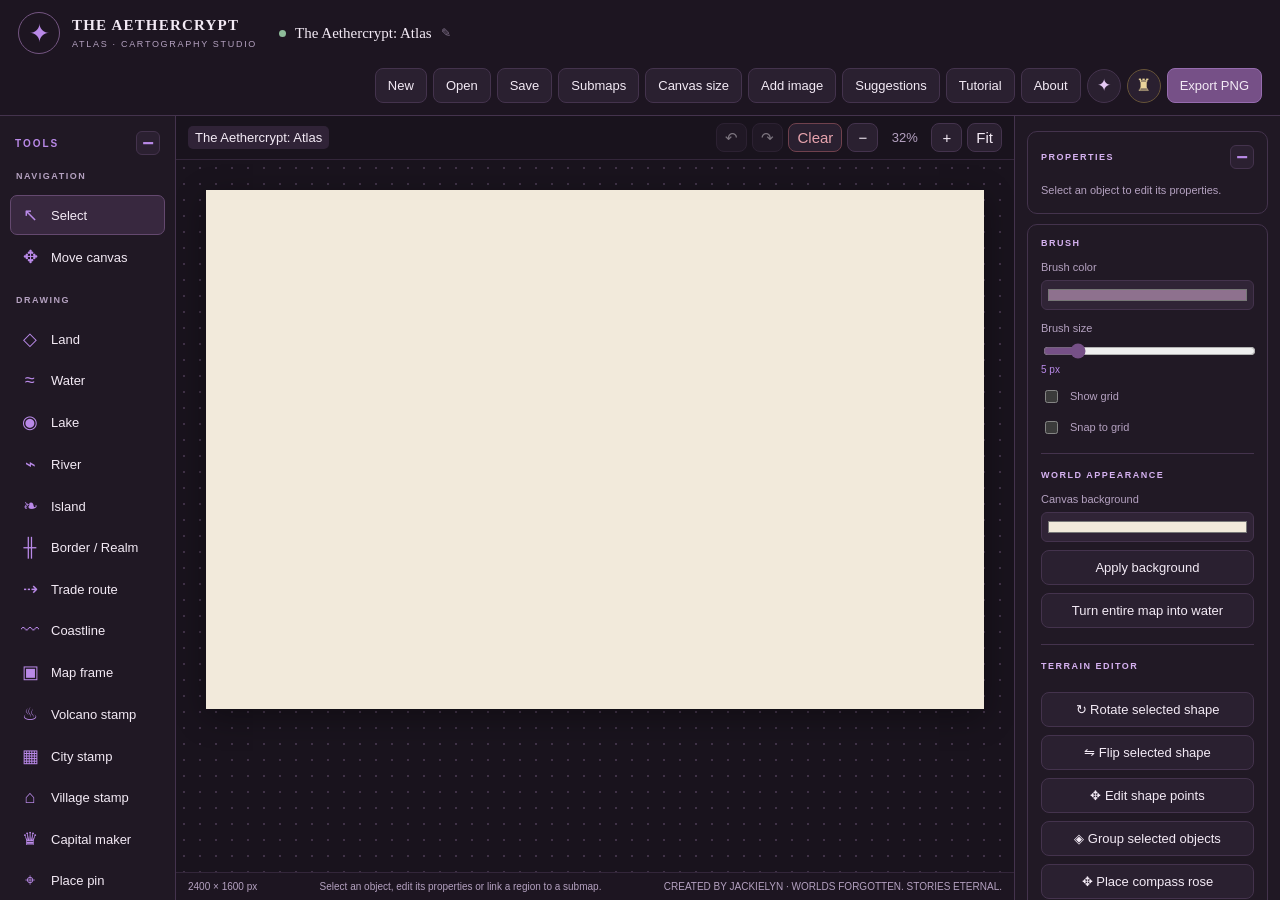
<file: index.html>
<!DOCTYPE html>
<html lang="en">
<head>
  <meta charset="UTF-8">
  <meta name="viewport" content="width=device-width, initial-scale=1, viewport-fit=cover">
  <meta name="theme-color" content="#17111b">
  <meta name="application-name" content="The Aethercrypt: Atlas">
  <meta name="author" content="Jackielyn">
  <meta name="description" content="The Aethercrypt: Atlas is a creative cartography studio by Jackielyn for drawing fantasy worlds, designing continents, kingdoms, borders, rivers and trade routes, organizing layers and exporting custom maps.">
  <meta name="keywords" content="fantasy map maker, worldbuilding, fantasy cartography, world map editor, The Aethercrypt Atlas">
  <meta name="robots" content="index,follow,max-image-preview:large">
  <link rel="canonical" href="https://theaethercrypt.github.io/">
  <link rel="icon" type="image/svg+xml" href="favicon.svg">
  <link rel="apple-touch-icon" href="favicon.svg">
  <meta property="og:type" content="website">
  <meta property="og:site_name" content="The Aethercrypt: Atlas">
  <meta property="og:title" content="The Aethercrypt: Atlas">
  <meta property="og:description" content="A creative cartography studio by Jackielyn. Build fantasy worlds, draw maps, shape kingdoms and chart the stories behind them.">
  <meta property="og:url" content="https://theaethercrypt.github.io/">
  <meta name="twitter:card" content="summary">
  <meta name="twitter:title" content="The Aethercrypt: Atlas">
  <meta name="twitter:description" content="A creative cartography studio by Jackielyn for building and mapping fantasy worlds.">
  <script type="application/ld+json">
  {
    "@context": "https://schema.org",
    "@type": "WebSite",
    "name": "The Aethercrypt: Atlas",
    "alternateName": "The Aethercrypt Cartography Studio",
    "url": "https://theaethercrypt.github.io/",
    "description": "A creative cartography studio by Jackielyn for drawing fantasy worlds, designing continents, kingdoms, borders, rivers and trade routes, organizing layers and exporting custom maps.",
    "creator": { "@type": "Person", "name": "Jackielyn" }
  }
  </script>
  <title>The Aethercrypt: Atlas</title>
  <link rel="stylesheet" href="styles.css">
</head>
<body>
<div class="app-shell">
  <header class="topbar">
    <a class="brand" href="#">
      <span class="brand-mark">✦</span>
      <span class="brand-copy">
        <strong>THE AETHERCRYPT</strong>
        <small>ATLAS · CARTOGRAPHY STUDIO</small>
      </span>
    </a>

    <button class="project-name" id="renameProjectBtn" type="button" title="Click to rename this map">
      <span class="status-dot"></span>
      <span id="projectName">The Aethercrypt: Atlas</span>
      <span class="rename-hint">✎</span>
    </button>

    <nav class="top-actions">
      <button class="btn" id="newBtn">New</button>
      <button class="btn" id="openBtn">Open</button>
      <button class="btn" id="saveBtn">Save</button>
      <button class="btn" id="submapsBtn">Submaps</button>
      <button class="btn" id="resizeBtn">Canvas size</button>
      <button class="btn" id="addImageBtn" type="button">Add image</button>
      <input id="imageFileInput" type="file" accept="image/*" hidden>
      <button class="btn" id="suggestionsBtn">Suggestions</button>
      <button class="btn" id="tutorialBtn">Tutorial</button>
      <button class="btn" id="aboutBtn">About</button>
      <button class="btn utility-trigger" id="extrasBtn" type="button" aria-label="Aethercrypt links" title="Aethercrypt links">✦</button>
      <button class="btn utility-trigger game-trigger" id="miniGameBtn" type="button" aria-label="Mini game" title="Mini game">♜</button>
      <button class="btn btn-primary" id="exportBtn">Export PNG</button>
      <input id="fileInput" type="file" accept=".json,application/json" hidden>
    </nav>
  </header>

  <main class="main-layout">
    <aside class="tool-sidebar" id="toolSidebar">
      <div class="sidebar-heading"><span>TOOLS</span><button class="sidebar-collapse" type="button" data-collapse="toolSidebar" aria-label="Hide tools">−</button></div>

      <div class="tool-group">
        <div class="group-label">NAVIGATION</div>
        <button class="tool-btn active" data-tool="select"><span class="tool-icon">↖</span>Select</button>
        <button class="tool-btn" data-tool="pan"><span class="tool-icon">✥</span>Move canvas</button>
      </div>

      <div class="tool-group">
        <div class="group-label">DRAWING</div>
        <button class="tool-btn" data-tool="land"><span class="tool-icon">◇</span>Land</button>
        <button class="tool-btn" data-tool="water"><span class="tool-icon">≈</span>Water</button>
        <button class="tool-btn" data-tool="lake"><span class="tool-icon">◉</span>Lake</button>
        <button class="tool-btn" data-tool="river"><span class="tool-icon">⌁</span>River</button>
        <button class="tool-btn" data-tool="island"><span class="tool-icon">❧</span>Island</button>
        <button class="tool-btn" data-tool="border"><span class="tool-icon">╫</span>Border / Realm</button>
        <button class="tool-btn" data-tool="trade"><span class="tool-icon">⇢</span>Trade route</button>
        <button class="tool-btn" data-tool="coast"><span class="tool-icon">〰</span>Coastline</button>
        <button class="tool-btn" data-tool="frame"><span class="tool-icon">▣</span>Map frame</button>
        <button class="tool-btn" data-tool="volcano"><span class="tool-icon">♨</span>Volcano stamp</button>
        <button class="tool-btn" data-tool="city"><span class="tool-icon">▦</span>City stamp</button>
        <button class="tool-btn" data-tool="village"><span class="tool-icon">⌂</span>Village stamp</button>
        <button class="tool-btn" data-tool="capital"><span class="tool-icon">♛</span>Capital maker</button>
        <button class="tool-btn" data-tool="pin"><span class="tool-icon">⌖</span>Place pin</button>
        <button class="tool-btn" data-tool="bucket"><span class="tool-icon">▨</span>Bucket fill</button>
        <button class="tool-btn" data-tool="mountain"><span class="tool-icon">♟</span>Mountain stamp</button>
        <button class="tool-btn" data-tool="line"><span class="tool-icon">╱</span>Line</button>
        <button class="tool-btn" data-tool="eraser"><span class="tool-icon">⌫</span>Eraser</button>
      </div>

      <div class="tool-group">
        <div class="group-label">MAP TOOLS</div>
        <button class="tool-btn" data-tool="label"><span class="tool-icon">T</span>Label</button>
      </div>

      <div class="tool-group tool-options-panel">
        <div class="group-label">TOOL OPTIONS</div>
        <label for="drawMode">Drawing method</label>
        <select id="drawMode" class="form-control"><option value="points">Point by point</option><option value="manual">Manual / freehand</option></select>
        <p class="small-help">Choose a tool, then select how you want to draw it.</p>
        <label for="pinGroupSelect">Pin category</label>
        <select id="pinGroupSelect" class="form-control"><option>Settlements</option><option>Landmarks</option><option>Danger zones</option><option>Custom</option></select>
        <button id="managePinGroupsBtn" class="btn full-width">Manage pin groups</button>
      </div>
      <div class="tool-tip" id="toolTip">Select a tool to begin.</div>
    </aside>

    <section class="workspace">
      <div class="workspace-top">
        <div id="breadcrumbs" class="breadcrumbs"></div>
        <div class="view-controls">
          <button id="undoBtn" class="icon-btn" title="Undo (Ctrl+Z)">↶</button>
          <button id="redoBtn" class="icon-btn" title="Redo (Ctrl+Y)">↷</button>
          <button id="clearBtn" class="icon-btn clear-btn" title="Clear all map objects">Clear</button>
          <button id="zoomOutBtn" class="icon-btn" title="Zoom out">−</button>
          <span id="zoomLabel">100%</span>
          <button id="zoomInBtn" class="icon-btn" title="Zoom in">+</button>
          <button id="fitBtn" class="icon-btn" title="Fit canvas">Fit</button>
        </div>
      </div>

      <div id="canvasViewport" class="canvas-viewport">
        <div id="canvasStage" class="canvas-stage">
          <svg id="mapCanvas" xmlns="http://www.w3.org/2000/svg"
               width="2400" height="1600" viewBox="0 0 2400 1600"
               aria-label="Blank map canvas">
            <defs>
              <pattern id="oceanWavePattern" width="88" height="65" patternUnits="userSpaceOnUse">
                <rect width="88" height="65" fill="#78a9c9"/>
                <path d="M-22 18 q22 -18 44 0 t44 0 t44 0 M-22 50 q22 -18 44 0 t44 0 t44 0" fill="none" stroke="#d7f0f5" stroke-width="3" opacity=".65" class="water-wave"/>
              </pattern>
              <pattern id="gridPattern" width="40" height="40"
                       patternUnits="userSpaceOnUse">
                <path d="M40 0H0V40" fill="none"
                      stroke="#b5a6b8" stroke-width=".8" opacity=".45"/>
              </pattern>
            </defs>
            <rect id="canvasBackground" width="2400" height="1600" fill="#f2eadb"/>
            <rect id="canvasGrid" width="2400" height="1600"
                  fill="url(#gridPattern)" visibility="hidden"
                  pointer-events="none"/>
            <g id="mapObjects"></g>
            <g id="mapDecorations"></g>
            <g id="interactionOverlay" pointer-events="none"></g>
          </svg>
        </div>
      </div>

      <footer class="workspace-footer">
        <span id="canvasInfo">2400 × 1600 px</span>
        <span id="toolHint">Select a tool to begin.</span>
        <span>CREATED BY JACKIELYN · WORLDS FORGOTTEN. STORIES ETERNAL.</span>
      </footer>
    </section>

    <aside class="properties-sidebar" id="propertiesSidebar">
      <section class="panel">
        <div class="panel-title"><span>PROPERTIES</span><button class="sidebar-collapse" type="button" data-collapse="propertiesSidebar" aria-label="Hide properties">−</button></div>
        <p id="selectionMessage">Select an object to edit its properties.</p>

        <div id="objectProperties" hidden>
          <label for="objectName">Object name</label>
          <input id="objectName" type="text" placeholder="Name">

          <label for="objectColor">Object color</label>
          <input id="objectColor" type="color" value="#a1b18a">
          <div id="textProperties" hidden>
            <label for="textSize">Text size</label>
            <input id="textSize" type="range" min="10" max="120" value="28">
            <div class="range-value"><span id="textSizeLabel">28</span> px</div>
            <label class="check-row"><input id="textCurved" type="checkbox"><span>Curved text</span></label>
            <label for="textFont">Font family</label>
            <select id="textFont" class="form-control">
              <option value="Georgia, serif">Georgia</option>
              <option value="Arial, sans-serif">Arial</option>
              <option value="Verdana, sans-serif">Verdana</option>
              <option value="'Times New Roman', serif">Times New Roman</option>
              <option value="'Courier New', monospace">Courier New</option>
              <option value="cursive">Cursive</option>
              <option value="'Cinzel Decorative', serif">Cinzel Decorative</option>
              <option value="'MedievalSharp', cursive">MedievalSharp</option>
              <option value="'Pirata One', cursive">Pirata One</option>
              <option value="'UnifrakturMaguntia', cursive">UnifrakturMaguntia</option>
              <option value="'Alegreya SC', serif">Alegreya SC</option>
            </select>
            <label for="textSpacing">Letter spacing</label>
            <input id="textSpacing" type="range" min="-2" max="20" step="0.5" value="0">
            <div class="range-value"><span id="textSpacingLabel">0</span> px</div>
            <div id="curveOptions" hidden>
              <label for="curveSize">Curve size</label>
              <input id="curveSize" type="range" min="10" max="300" value="70">
              <div class="range-value"><span id="curveSizeLabel">70</span> px</div>
            </div>
          </div>

          <div id="imageProperties" class="image-properties" hidden>
            <div class="feature-divider"></div>
            <div class="panel-title">IMAGE EDITOR</div>
            <label for="imageOpacity">Image opacity</label>
            <input id="imageOpacity" type="range" min="0" max="100" value="100">
            <div class="range-value"><span id="imageOpacityLabel">100</span>%</div>
            <label for="imageWidth">Width (px)</label><input id="imageWidth" type="number" min="10" max="12000" step="10">
            <label for="imageHeight">Height (px)</label><input id="imageHeight" type="number" min="10" max="12000" step="10">
            <button id="applyImageSizeBtn" class="btn full-width">Apply image size</button>
            <button id="cropImageBtn" class="btn full-width">✂ Crop image</button>
            <div id="cropActions" hidden><button id="applyImageCropBtn" class="btn btn-primary full-width">Apply crop</button><button id="cancelImageCropBtn" class="btn full-width">Cancel crop</button></div>
            <button id="resetImageCropBtn" class="btn full-width">Reset crop</button>
            <button id="fitImageCanvasBtn" class="btn full-width">Fit image to canvas</button>
          </div>
          <button id="createRegionSubmapBtn" class="btn full-width" hidden>
            Create submap from region
          </button>
          <button id="openRegionSubmapBtn" class="btn full-width" hidden>
            Open linked submap
          </button>
          <button id="deleteObjectBtn" class="btn btn-danger full-width">
            Delete object
          </button>
        </div>
      </section>

      <section class="panel">
        <div class="panel-title">BRUSH</div>
        <label for="brushColor">Brush color</label>
        <input id="brushColor" type="color" value="#8e718e">

        <label for="brushSize">Brush size</label>
        <input id="brushSize" type="range" min="1" max="30" value="5">
        <div class="range-value"><span id="brushSizeLabel">5</span> px</div>

        <label class="check-row">
          <input id="showGrid" type="checkbox">
          <span>Show grid</span>
        </label>
        <label class="check-row">
          <input id="snapGrid" type="checkbox">
          <span>Snap to grid</span>
        </label>
        <div class="feature-divider"></div>
        <div class="panel-title">WORLD APPEARANCE</div>
        <label for="backgroundColor">Canvas background</label>
        <input id="backgroundColor" type="color" value="#f2eadb">
        <button id="applyBackgroundBtn" class="btn full-width">Apply background</button>
        <button id="makeOceanBtn" class="btn full-width">Turn entire map into water</button>
        <div class="feature-divider"></div>
        <div class="panel-title">TERRAIN EDITOR</div>
        <button id="rotateLandBtn" class="btn full-width">↻ Rotate selected shape</button>
        <button id="flipLandBtn" class="btn full-width">⇋ Flip selected shape</button>
        <button id="editPointsBtn" class="btn full-width">✥ Edit shape points</button>
        <button id="groupObjectsBtn" class="btn full-width">◈ Group selected objects</button>
        <button id="compassToolBtn" class="btn full-width">✥ Place compass rose</button>
        <div class="feature-divider"></div>
        <div class="panel-title">ATLAS ARCHIVES</div>
        <button id="legendBtn" class="btn full-width">✧ Custom legend</button>
        <button id="privateNotesBtn" class="btn full-width">✎ Private notes</button>
        <button id="timelineBtn" class="btn full-width">◷ Timeline mapper</button>
        <button id="layerGroupBtn" class="btn full-width">▤ Layer groups</button>
      </section>

      <section class="panel">
        <div class="panel-title">LAYERS</div>
        <div id="layerList" class="layer-list"></div>
        <div class="layer-order-actions"><button id="layerUpBtn" class="btn">↑</button><button id="layerDownBtn" class="btn">↓</button><button id="renameLayerGroupBtn" class="btn">Group</button></div>
        <label for="layerOpacity">Active layer opacity</label><input id="layerOpacity" type="range" min="0" max="100" value="100"><div class="range-value"><span id="layerOpacityLabel">100</span>%</div>
        <button id="addLayerBtn" class="btn full-width">+ Add layer</button>
      </section>
    </aside>
  </main>
</div>

<div id="toast" class="toast" role="status" aria-live="polite"></div>

<dialog id="saveWarningDialog" class="app-dialog save-warning-dialog">
  <div class="dialog-heading">
    <div><div class="eyebrow">IMPORTANT · BETA NOTICE</div><h2>Protect your Atlas project</h2></div>
    <button type="button" class="icon-btn" data-close="saveWarningDialog" aria-label="Close">×</button>
  </div>
  <div class="save-warning-banner"><span aria-hidden="true">⚠</span><strong>Your project is not stored on The Aethercrypt website.</strong></div>
  <p><strong>The Aethercrypt: Atlas is currently a beta.</strong> It does not upload or store your project files on our website or on a cloud server. Your work exists in your current browser session until you download and keep your own project file.</p>
  <p>Please save the <strong>.atlas.json</strong> file to your device. If you close the page, clear browser data, change devices, or lose the downloaded file, your project may not be recoverable.</p>
  <p class="save-disclaimer">By using the beta, you acknowledge that The Aethercrypt and its creator are not responsible for project files lost, deleted, damaged, or otherwise made inaccessible. Keep independent backups of your work.</p>
  <div class="save-tips">
    <h3>✦ Tips to keep your file safe</h3>
    <ul>
      <li>Save the downloaded <strong>.atlas.json</strong> file in a folder you can easily find.</li>
      <li>Keep a second copy on a USB drive or a trusted cloud storage service.</li>
      <li>After important editing sessions, download a fresh copy. Use clear names or dates for versions.</li>
      <li>Do not rename the file extension or delete older backups until you have checked the new file.</li>
      <li>To continue later, use <strong>Open</strong> in Atlas and select your saved project file.</li>
    </ul>
  </div>
  <div class="dialog-actions">
    <button type="button" class="btn" data-close="saveWarningDialog">Cancel</button>
    <button type="button" class="btn btn-primary" id="confirmSaveBtn">I understand — Save project file</button>
  </div>
</dialog>

<dialog id="canvasSizeDialog" class="app-dialog">
  <form id="canvasSizeForm">
    <div class="dialog-heading">
      <div><div class="eyebrow">WORKSPACE SETTINGS</div><h2>Canvas dimensions</h2></div>
      <button type="button" class="icon-btn" data-close="canvasSizeDialog">×</button>
    </div>
    <p>Resize the canvas without deleting your existing drawings.</p>
    <div class="form-grid">
      <div><label for="canvasWidth">Width (px)</label><input id="canvasWidth" type="number" min="200" max="12000" step="100" value="2400" required></div>
      <div><label for="canvasHeight">Height (px)</label><input id="canvasHeight" type="number" min="200" max="12000" step="100" value="1600" required></div>
    </div>
    <div class="dialog-actions">
      <button type="button" class="btn" data-close="canvasSizeDialog">Cancel</button>
      <button type="submit" class="btn btn-primary">Apply dimensions</button>
    </div>
  </form>
</dialog>

<dialog id="submapDialog" class="app-dialog">
  <div class="dialog-heading">
    <div><div class="eyebrow">EXPLORE YOUR WORLD</div><h2>Submap archive</h2></div>
    <button type="button" class="icon-btn" data-close="submapDialog">×</button>
  </div>
  <p>Create independent maps for regions, kingdoms, cities, dungeons and more.</p>
  <form id="createSubmapForm" class="submap-create-form">
    <div><label for="submapName">New submap name</label><input id="submapName" maxlength="80" placeholder="Kingdom of Ashes" required></div>
    <button class="btn btn-primary" type="submit">+ Create</button>
  </form>
  <div class="archive-heading">MAPS IN THIS PROJECT</div>
  <div id="submapList" class="submap-list"></div>
</dialog>

<dialog id="extrasDialog" class="app-dialog extras-dialog">
  <div class="dialog-heading"><div><div class="eyebrow">THE AETHERCRYPT PORTAL</div><h2>Explore the crypt</h2><p class="hub-intro">Games, places and tools from the Aethercrypt universe.</p></div><button type="button" class="icon-btn" data-close="extrasDialog">×</button></div>
  <section class="hub-section"><div class="hub-section-title">PAGES <span>PLACES TO VISIT</span></div><div class="hub-grid">
    <a class="hub-tile" href="https://theaethercrypt.github.io/aethercrypt-website/" target="_blank" rel="noopener"><span class="hub-icon">✦</span><strong>Official Website</strong><small>Explore The Aethercrypt</small><b>AVAILABLE ↗</b></a>
    <a class="hub-tile" href="https://discord.gg/UHHckz7VR5" target="_blank" rel="noopener"><span class="hub-icon">☾</span><strong>Discord Server</strong><small>Meet the community</small><b>AVAILABLE ↗</b></a>
    <button class="hub-tile hub-soon" type="button" id="sanctumTile"><span class="hub-icon">◇</span><strong>Sanctum</strong><small>A shared social space</small><b>COMING SOON · DETAILS</b></button>
  </div></section>
  <section class="hub-section"><div class="hub-section-title">OTHER PROJECTS <span>EXPLORE MORE OF AETHERCRYPT</span></div><div class="hub-grid">
    <button class="hub-tile hub-soon" type="button" data-soon="Aethercrypt Library"><span class="hub-icon">▤</span><strong>Library</strong><small>Worldbuilding resources</small><b>COMING SOON</b></button>
    <button class="hub-tile hub-soon" type="button" data-soon="Aethercrypt Archive"><span class="hub-icon">⌑</span><strong>Archive</strong><small>Projects and creations</small><b>COMING SOON</b></button>
  </div></section>
  <section class="hub-section" id="gamesHubSection"><div class="hub-section-title">GAMES <span>TAKE A LITTLE BREAK</span></div><div class="hub-grid">
    <button class="hub-tile" type="button" data-launch-game="relic"><span class="hub-icon">✧</span><strong>Find the Lost Relic</strong><small>Search the six sealed vaults</small><em class="game-difficulty">Difficulty: Easy</em><b>PLAY NOW →</b></button>
    <button class="hub-tile" type="button" data-launch-game="echo"><span class="hub-icon">◈</span><strong>Cartographer's Echo</strong><small>Memorise a magical map sequence</small><em class="game-difficulty">Difficulty: Medium · Increasing</em><b>PLAY NOW →</b></button>
    <button class="hub-tile" type="button" data-launch-game="trial"><span class="hub-icon">♜</span><strong>The Cartographer's Trial</strong><small>Navigate the sealed labyrinth</small><em class="game-difficulty">Difficulty: Hard</em><b>PLAY NOW →</b></button>
    <button class="hub-tile" type="button" data-launch-game="observatory"><span class="hub-icon">☄</span><strong>The Hollow Observatory</strong><small>Rebuild constellations from scattered stars</small><em class="game-difficulty">Difficulty: Hard</em><b>PLAY NOW →</b></button>
    <button class="hub-tile hub-soon" type="button" data-soon="The Veilkeeper's Riddle"><span class="hub-icon">☷</span><strong>The Veilkeeper's Riddle</strong><small>Decode an ancient cipher</small><em class="game-difficulty">Difficulty: Expert</em><b>COMING SOON</b></button>
    <button class="hub-tile hub-soon" type="button" data-soon="Whispers in the Deep"><span class="hub-icon">≈</span><strong>Whispers in the Deep</strong><small>Explore a shifting underwater ruin</small><em class="game-difficulty">Difficulty: Medium</em><b>COMING SOON</b></button>
    <button class="hub-tile hub-soon" type="button" data-soon="The Last Astronomer"><span class="hub-icon">✷</span><strong>The Last Astronomer</strong><small>Chart a forgotten sky</small><em class="game-difficulty">Difficulty: Unknown</em><b>COMING SOON</b></button>
  </div></section>
</dialog>

<dialog id="sanctumDialog" class="app-dialog small-notice-dialog">
  <div class="dialog-heading"><div><div class="eyebrow">THE AETHERCRYPT · SANCTUM</div><h2>A door not yet opened</h2></div><button type="button" class="icon-btn" data-close="sanctumDialog">×</button></div>
  <div class="sanctum-notice"><span>◇</span><h3>No link available</h3><p>Sanctum is still taking shape. Its entrance will be revealed when the space is ready.</p><b>COMING SOON</b></div>
  <div class="dialog-actions"><button type="button" class="btn" data-close="sanctumDialog">Understood</button></div>
</dialog>

<dialog id="miniGameDialog" class="app-dialog mini-game-dialog">
  <div class="dialog-heading"><div><div class="eyebrow">THE AETHERCRYPT ARCADE</div><h2 id="gameDialogTitle">Find the Lost Relic</h2></div><button type="button" class="icon-btn" data-close="miniGameDialog">×</button></div>
  <button type="button" class="text-back-btn" id="gameLibraryBack">← Back to games</button>
  <section class="mini-game game-panel" id="relicGamePanel"><p>One of six sealed vaults hides an ancient relic. You have three attempts.</p><div id="relicGameGrid" class="relic-grid"><button type="button" data-vault="0">?</button><button type="button" data-vault="1">?</button><button type="button" data-vault="2">?</button><button type="button" data-vault="3">?</button><button type="button" data-vault="4">?</button><button type="button" data-vault="5">?</button></div><p id="relicGameStatus" class="game-status" aria-live="polite">Choose a vault to begin.</p><button type="button" class="btn" id="relicGameReset">Play again</button></section>
  <section class="mini-game game-panel" id="echoGamePanel" hidden><p>The map will whisper a sequence of four sigils. Watch carefully, then repeat it in the same order. Each round adds one more sigil.</p><div class="echo-board" id="echoBoard"><button type="button" data-sigil="0">✦</button><button type="button" data-sigil="1">☾</button><button type="button" data-sigil="2">◇</button><button type="button" data-sigil="3">⌘</button></div><p class="game-status" id="echoStatus" aria-live="polite">Press Begin Echo to start.</p><div class="dialog-actions"><button type="button" class="btn btn-primary" id="echoStart">Begin Echo</button></div></section>
  <section class="mini-game game-panel" id="observatoryGamePanel" hidden><p>Three constellations have been lost. Study the star map, then select the stars in the correct order to trace each constellation. Each stage is longer than the last.</p><div class="observatory-board" id="observatoryBoard" aria-label="Star map"></div><p class="game-status" id="observatoryStatus" aria-live="polite">Begin the observation to reveal the first constellation.</p><div class="dialog-actions"><button type="button" class="btn btn-primary" id="observatoryStart">Begin observation</button></div></section>
  <section class="mini-game game-panel" id="trialGamePanel" hidden><p class="trial-instructions">Hard difficulty · Guide the cartographer from the entrance to the relic. Move one tile at a time, avoid sealed tiles, and do not step backwards. One wrong move resets the trial.</p><div id="trialBoard" class="trial-board" aria-label="Labyrinth grid"></div><p class="game-status" id="trialStatus" aria-live="polite">Find the path to the relic.</p><div class="dialog-actions"><button type="button" class="btn btn-primary" id="trialReset">Restart trial</button></div></section>
</dialog>

<dialog id="suggestionsDialog" class="app-dialog">
  <div class="dialog-heading">
    <div><div class="eyebrow">HELP SHAPE THE ATLAS</div><h2>Send a suggestion</h2></div>
    <button type="button" class="icon-btn" data-close="suggestionsDialog">×</button>
  </div>
  <p>Have an idea, spotted a bug, or want a new cartography tool? Write it below.</p>
  <form id="suggestionForm">
    <label for="suggestionType">Category</label>
    <select id="suggestionType" class="form-control"><option>Feature idea</option><option>Bug report</option><option>Usability improvement</option><option>Other</option></select>
    <label for="suggestionText">Your suggestion</label>
    <textarea id="suggestionText" rows="5" maxlength="3000" placeholder="I would love to see..." required></textarea>
    <div class="dialog-actions"><button type="button" class="btn" data-close="suggestionsDialog">Cancel</button><button type="submit" class="btn btn-primary">Prepare suggestion</button></div>
  </form>
  <p class="suggestion-note">Suggestions are submitted through FormSubmit to the creator. The first use may require a one-time activation of the recipient address; delivery depends on the email service and spam filters.</p>
</dialog>


<dialog id="drawingModeDialog" class="app-dialog mode-dialog">
  <div class="dialog-heading">
    <div><div class="eyebrow">CARTOGRAPHY METHOD</div><h2 id="drawingModeTitle">How would you like to draw?</h2></div>
    <button type="button" class="icon-btn" data-close="drawingModeDialog">×</button>
  </div>
  <p>Choose how to create this feature. You can change the method each time you select a drawing tool.</p>
  <div class="mode-choice-grid">
    <button type="button" class="mode-choice" data-draw-mode="manual"><span class="mode-choice-icon">〰</span><strong>Manually</strong><small>Hold the mouse button and drag to sketch freely.</small></button>
    <button type="button" class="mode-choice" data-draw-mode="points"><span class="mode-choice-icon">⌖</span><strong>Point by point</strong><small>Click to place each point, then double-click to finish.</small></button>
  </div>
</dialog>

<dialog id="cropModeDialog" class="app-dialog mode-dialog">
  <div class="dialog-heading"><div><div class="eyebrow">IMAGE WORKSHOP</div><h2>How do you want to crop?</h2></div><button type="button" class="icon-btn" data-close="cropModeDialog">×</button></div>
  <p>Choose a cropping method, then define the visible area of your image.</p>
  <div class="mode-choice-grid">
    <button type="button" class="mode-choice" data-crop-mode="manual"><span class="mode-choice-icon">▱</span><strong>Manually</strong><small>Drag a rectangle over the image to choose the crop.</small></button>
    <button type="button" class="mode-choice" data-crop-mode="points"><span class="mode-choice-icon">⌖</span><strong>Point by point</strong><small>Click the top-left and bottom-right crop corners.</small></button>
  </div>
</dialog>

<dialog id="aboutDialog" class="app-dialog about-dialog">
  <div class="dialog-heading">
    <div class="about-brand">
      <span class="brand-mark large">✦</span>
      <div><div class="eyebrow">THE HIDDEN VAULT OF REALITIES</div><h2>The Aethercrypt: Atlas</h2></div>
    </div>
    <button type="button" class="icon-btn" data-close="aboutDialog">×</button>
  </div>
  <p class="about-tagline">Worlds forgotten. Stories eternal.</p>
  <p><strong>Created by Jackielyn.</strong> The Aethercrypt: Atlas is an independent cartography studio for worldbuilders, writers and creators. Design continents, kingdoms, borders, rivers, settlements and trade routes; organize your world with layers and submaps; then export your maps to PNG.</p>
  <p>A manual cartography studio for building worlds from a blank canvas. Draw continents by hand, design regions, organize maps into submaps, and export your creations.</p>
  <div class="about-features">
    <div><strong>01</strong><span>Draw your own geography</span></div>
    <div><strong>02</strong><span>Link submaps to regions</span></div>
    <div><strong>03</strong><span>Save and export your atlas</span></div>
  </div>
  <div class="about-version">ATLAS · EARLY DEVELOPMENT</div>
  <div class="dialog-actions"><button type="button" class="btn btn-primary" data-close="aboutDialog">Return to the Atlas</button></div>
</dialog>

<dialog id="tutorialDialog" class="app-dialog">
  <div class="dialog-heading">
    <div><div class="eyebrow">THE AETHERCRYPT ARCHIVES</div><h2>Atlas Tutorials</h2></div>
    <button type="button" class="icon-btn" data-close="tutorialDialog">×</button>
  </div>
  <div class="tutorial-coming-soon">
    <div class="tutorial-symbol">✦</div>
    <h2>COMING SOON</h2>
    <p>The knowledge of the Atlas is being gathered. Our cartographers are preparing something special.</p>
    <span>CREATED BY JACKIELYN · WORLDS FORGOTTEN. STORIES ETERNAL.</span>
  </div>
</dialog>

<script src="script.js"></script>
</body>
</html>
</file>
<file: styles.css>
:root {
  color-scheme: dark;
  --bg: #17111b;
  --panel: #201824;
  --border: #44334d;
  --text: #f3eaf5;
  --muted: #b4a1c0;
  --accent: #b989e8;
  --accent-dark: #765087;
}

* { box-sizing: border-box; }

html, body {
  width: 100%;
  height: 100%;
  min-height: 100%;
  margin: 0;
}

body {
  overflow: hidden;
  background: var(--bg);
  color: var(--text);
  font-family: Inter, "Segoe UI", sans-serif;
  font-size: 13px;
}

button, input { font: inherit; color: inherit; }
button { cursor: pointer; }
button:disabled { opacity: .45; cursor: not-allowed; }
button:focus-visible, input:focus-visible {
  outline: 2px solid var(--accent);
  outline-offset: 2px;
}

.app-shell { display: flex; flex-direction: column; width: 100%; height: 100dvh; min-height: 0; }

.topbar {
  z-index: 5;
  display: flex;
  flex: 0 0 auto;
  align-items: center;
  flex-wrap: wrap;
  gap: 14px;
  min-height: 76px;
  padding: 12px 18px;
  background: #1d1521;
  border-bottom: 1px solid var(--border);
}

.brand { display: flex; flex: 0 0 auto; align-items: center; gap: 12px; color: inherit; text-decoration: none; }
.brand-mark { display: grid; place-items: center; width: 42px; height: 42px; border: 1px solid #745582; border-radius: 50%; color: var(--accent); font-size: 25px; }
.brand-mark.large { width: 54px; height: 54px; font-size: 31px; }
.brand-copy { display: flex; flex-direction: column; gap: 5px; white-space: nowrap; }
.brand-copy strong { font: bold 15px Georgia, serif; letter-spacing: 1.2px; }
.brand-copy small { color: var(--muted); font-size: 9px; letter-spacing: 1.7px; }
.project-name { display: flex; align-items: center; gap: 9px; min-width: 100px; max-width: 180px; overflow: hidden; text-overflow: ellipsis; white-space: nowrap; font: 15px Georgia, serif; border: 0; padding: 6px 8px; border-radius: 7px; background: transparent; color: var(--text); text-align: left; cursor: pointer; }
.project-name:hover { background: #302337; }
.rename-hint { color: var(--muted); font: 12px sans-serif; opacity: .65; }
.status-dot { flex: 0 0 auto; width: 7px; height: 7px; border-radius: 50%; background: #8dbb99; }
.top-actions { display: flex; flex: 1 1 auto; justify-content: flex-end; align-items: center; flex-wrap: wrap; gap: 6px; min-width: 0; }

.btn, .icon-btn {
  display: inline-flex;
  align-items: center;
  justify-content: center;
  min-height: 35px;
  padding: 8px 12px;
  border: 1px solid var(--border);
  border-radius: 8px;
  background: #2a2030;
  color: var(--text);
  transition: background .15s, border-color .15s;
}
.btn:hover, .icon-btn:hover { background: #392943; border-color: #785b89; }
.btn-primary { background: var(--accent-dark); border-color: #966caf; }
.btn-primary:hover { background: #895fa4; }
.btn-danger { color: #ffdce2; border-color: #75404e; background: #43232d; }
.full-width { width: 100%; margin-top: 8px; }

.main-layout {
  display: grid;
  grid-template-columns: 176px minmax(0, 1fr) 266px;
  flex: 1 1 auto;
  min-width: 0;
  min-height: 0;
  overflow: hidden;
}

.tool-sidebar, .properties-sidebar {
  min-width: 0;
  min-height: 0;
  overflow-y: auto;
  padding: 15px 10px;
  background: var(--panel);
  scrollbar-color: #57435f #201824;
}
.tool-sidebar { border-right: 1px solid var(--border); }
.properties-sidebar { border-left: 1px solid var(--border); padding: 15px 12px; }

.sidebar-heading { padding: 0 5px 16px; color: var(--accent); font-size: 10px; font-weight: 700; letter-spacing: 2px; }
.tool-group { margin-bottom: 18px; }
.group-label, .panel-title, .eyebrow, .archive-heading { margin: 0 0 9px; color: var(--muted); font-size: 9px; font-weight: 700; letter-spacing: 1.5px; }
.group-label { padding: 0 6px 5px; }
.tool-btn { display: flex; align-items: center; gap: 12px; width: 100%; min-height: 39px; margin: 2px 0; padding: 8px 10px; border: 1px solid transparent; border-radius: 7px; background: transparent; text-align: left; }
.tool-btn:hover { background: #302336; }
.tool-btn.active { border-color: #64496f; background: #38283f; }
.tool-icon { display: inline-grid; place-items: center; width: 18px; color: var(--accent); font-size: 18px; }
.tool-tip { margin-top: 8px; padding: 12px 9px; border: 1px solid var(--border); border-radius: 7px; color: var(--muted); font-size: 11px; line-height: 1.5; }

.workspace { display: flex; flex-direction: column; min-width: 0; min-height: 0; overflow: hidden; background: #19131d; }
.workspace-top { display: flex; flex: 0 0 auto; align-items: center; justify-content: space-between; gap: 12px; min-height: 44px; padding: 5px 12px; border-bottom: 1px solid #33263a; }
.breadcrumbs { display: flex; align-items: center; gap: 6px; min-width: 0; overflow-x: auto; color: var(--muted); white-space: nowrap; }
.breadcrumb-btn { padding: 4px 7px; border: 0; border-radius: 5px; background: transparent; color: var(--muted); }
.breadcrumb-btn:hover, .breadcrumb-btn.current { background: #302337; color: var(--text); }
.breadcrumb-separator { color: #786582; }
.view-controls { display: flex; flex: 0 0 auto; align-items: center; gap: 5px; }
.icon-btn { min-width: 31px; min-height: 29px; padding: 4px 8px; font-size: 15px; }
#zoomLabel { min-width: 43px; color: var(--muted); text-align: center; font-variant-numeric: tabular-nums; }

.canvas-viewport {
  position: relative;
  flex: 1 1 auto;
  min-width: 0;
  min-height: 0;
  overflow: auto;
  background-color: #19131d;
  background-image: radial-gradient(#403247 .8px, transparent .8px);
  background-size: 16px 16px;
  scrollbar-color: #57435f #201824;
}

.canvas-stage {
  display: flex;
  align-items: flex-start;
  justify-content: flex-start;
  width: max-content;
  min-width: 100%;
  min-height: 100%;
  padding: 30px;
}

#mapCanvas {
  display: block;
  flex: 0 0 auto;
  max-width: none;
  background: #f2eadb;
  box-shadow: 0 8px 30px #00000055;
  touch-action: none;
  user-select: none;
  transform-origin: top left;
}

#mapCanvas[data-tool="pan"] { cursor: grab; }
#mapCanvas[data-tool="pan"]:active { cursor: grabbing; }
#mapCanvas[data-tool="land"], #mapCanvas[data-tool="freehand"],
#mapCanvas[data-tool="water"], #mapCanvas[data-tool="line"] { cursor: crosshair; }
#mapCanvas[data-tool="label"] { cursor: text; }
#mapCanvas[data-tool="eraser"] { cursor: cell; }
#mapCanvas [data-object-id] { cursor: pointer; }
#mapCanvas .selected-object { filter: drop-shadow(0 0 3px #a253d7); }

.workspace-footer { display: flex; flex: 0 0 auto; justify-content: space-between; align-items: center; gap: 10px; min-height: 28px; padding: 5px 12px; border-top: 1px solid #33263a; background: #1d1521; color: var(--muted); font-size: 10px; }

.panel { margin-bottom: 10px; padding: 13px; border: 1px solid var(--border); border-radius: 10px; background: #211925; }
.panel-title { margin-bottom: 13px; color: #d6b2f1; }
.panel p { margin: 0; color: var(--muted); font-size: 11px; line-height: 1.6; }
label { display: block; margin: 12px 0 7px; color: var(--muted); font-size: 11px; }
input[type="text"], input[type="number"], textarea, select.form-control { width: 100%; min-width: 0; padding: 10px; border: 1px solid var(--border); border-radius: 7px; background: #17111b; color: var(--text); }
input[type="color"] { display: block; width: 100%; height: 30px; padding: 4px; border: 1px solid var(--border); border-radius: 6px; background: #302436; cursor: pointer; }
input[type="range"] { width: 100%; accent-color: var(--accent-dark); cursor: pointer; }
.range-value { margin-top: 2px; color: var(--accent); font-size: 10px; }
.check-row { display: flex; align-items: center; gap: 9px; margin: 12px 0 0; cursor: pointer; }
.check-row input { accent-color: var(--accent-dark); }

.layer-list { display: flex; flex-direction: column; gap: 5px; margin-bottom: 9px; }
.layer-row { display: flex; align-items: center; gap: 6px; padding: 7px; border: 1px solid transparent; border-radius: 6px; background: #19131d; }
.layer-row.active { border-color: #785b89; background: #302337; }
.layer-select { flex: 1; min-width: 0; overflow: hidden; border: 0; background: transparent; text-align: left; text-overflow: ellipsis; white-space: nowrap; }
.layer-visibility { width: 22px; border: 0; background: transparent; color: var(--muted); }

.toast { position: fixed; z-index: 30; right: 20px; bottom: 20px; max-width: min(380px, calc(100vw - 40px)); padding: 12px 16px; border: 1px solid #765087; border-radius: 9px; background: #2a2030; box-shadow: 0 6px 25px #00000045; opacity: 0; pointer-events: none; transform: translateY(8px); transition: opacity .2s, transform .2s; }
.toast.visible { opacity: 1; transform: translateY(0); }

.app-dialog { width: min(500px, calc(100vw - 30px)); max-height: 85dvh; overflow-y: auto; padding: 23px; border: 1px solid #5c4269; border-radius: 14px; background: #211925; color: var(--text); box-shadow: 0 25px 100px #00000080; }
.app-dialog::backdrop { background: #0c0710c9; backdrop-filter: blur(4px); }
.dialog-heading { display: flex; align-items: flex-start; justify-content: space-between; gap: 15px; margin-bottom: 13px; }
.dialog-heading h2 { margin: 4px 0 0; font: 500 22px Georgia, serif; }
.app-dialog > p, .app-dialog form > p { color: var(--muted); font-size: 12px; line-height: 1.7; }
.form-grid { display: grid; grid-template-columns: 1fr 1fr; gap: 14px; }
.dialog-actions { display: flex; justify-content: flex-end; flex-wrap: wrap; gap: 8px; margin-top: 22px; }
.submap-create-form { display: grid; grid-template-columns: minmax(0, 1fr) auto; align-items: end; gap: 10px; margin: 18px 0 22px; }
.submap-create-form label { margin-top: 0; }
.archive-heading { padding-top: 14px; border-top: 1px solid var(--border); }
.submap-list { display: flex; flex-direction: column; gap: 8px; max-height: 300px; overflow-y: auto; }
.submap-entry { display: flex; align-items: center; gap: 8px; padding: 10px; border: 1px solid var(--border); border-radius: 8px; background: #19131d; }
.submap-entry.current { border-color: var(--accent-dark); background: #302337; }
.submap-entry-main { flex: 1; min-width: 0; }
.submap-entry-name { overflow: hidden; text-overflow: ellipsis; white-space: nowrap; font-weight: 600; }
.submap-entry-meta { margin-top: 4px; color: var(--muted); font-size: 10px; }
.submap-entry button { flex: 0 0 auto; padding: 7px; border: 1px solid var(--border); border-radius: 6px; background: #302337; }
.submap-empty { padding: 18px 10px; color: var(--muted); text-align: center; line-height: 1.6; }
.about-dialog { width: min(560px, calc(100vw - 30px)); }
.about-brand { display: flex; align-items: center; gap: 13px; }
.about-brand h2 { font-size: 20px; }
.about-tagline { color: #d5aaf0 !important; font: italic 15px Georgia, serif !important; }
.about-features { display: flex; flex-direction: column; gap: 9px; margin-top: 20px; }
.about-features > div { display: flex; align-items: center; gap: 12px; padding: 11px; border: 1px solid var(--border); border-radius: 8px; background: #19131d; }
.about-features strong { color: var(--accent); }
.about-version { margin-top: 20px; color: var(--muted); font-size: 9px; letter-spacing: 1.6px; }

@media (max-width: 1100px) {
  .top-actions { flex-basis: 100%; justify-content: flex-start; }
  .main-layout { grid-template-columns: 155px minmax(0, 1fr) 230px; }
}
@media (max-width: 760px) {
  .topbar { gap: 10px; padding: 10px; }
  .brand-copy strong { font-size: 12px; }
  .top-actions .btn { min-height: 32px; padding: 7px 9px; font-size: 11px; }
  .main-layout { grid-template-columns: 120px minmax(0, 1fr); grid-template-rows: minmax(280px, 1fr) auto; }
  .workspace { grid-column: 1 / -1; grid-row: 1; min-height: 280px; }
  .tool-sidebar { grid-column: 1; grid-row: 2; }
  .properties-sidebar { grid-column: 2; grid-row: 2; }
  .workspace-footer span:last-child { display: none; }
}
@media (max-width: 420px) {
  .main-layout { grid-template-columns: 105px minmax(0, 1fr); }
  .tool-sidebar, .properties-sidebar { padding: 8px 6px; }
  .panel { padding: 9px; }
  .workspace-top { flex-wrap: wrap; }
  .form-grid { grid-template-columns: 1fr; }
}

/* Atlas feature additions */
textarea, select.form-control { width: 100%; min-width: 0; padding: 10px; border: 1px solid var(--border); border-radius: 7px; background: #17111b; color: var(--text); resize: vertical; }
textarea:focus-visible, select.form-control:focus-visible { outline: 2px solid var(--accent); outline-offset: 2px; }
.suggestion-note { margin-top: 12px; font-size: 10px !important; }
#mapCanvas[data-tool="bucket"], #mapCanvas[data-tool="mountain"] { cursor: crosshair; }
#mapCanvas [data-object-id] { cursor: grab; }
#mapCanvas [data-object-id]:active { cursor: grabbing; }
.layer-visibility { font-size: 16px; }


/* Aethercrypt Atlas — expanded cartography tools */
.feature-divider { height: 1px; margin: 16px 0; background: var(--border); }
#curveOptions[hidden] { display: none; }
.layer-rename { flex: 0 0 auto; width: 25px; padding: 5px; border: 1px solid var(--border); border-radius: 5px; background: #302337; color: var(--muted); }
.layer-rename:hover { color: var(--text); border-color: var(--accent); }
.tutorial-coming-soon { padding: 35px 15px; text-align: center; border: 1px solid var(--border); border-radius: 12px; background: radial-gradient(ellipse at center, #49304e 0%, #211925 65%); }
.tutorial-symbol { margin-bottom: 18px; color: var(--accent); font-size: 48px; }
.tutorial-coming-soon h2 { color: #e0c2f5; font: 22px Georgia, serif; letter-spacing: 4px; }
.tutorial-coming-soon p { max-width: 300px; margin: 15px auto 25px; color: var(--muted); line-height: 1.8; }
.tutorial-coming-soon span { color: var(--accent); font-size: 9px; letter-spacing: 2px; }
#mapCanvas[data-tool="lake"], #mapCanvas[data-tool="compass"] { cursor: crosshair; }
#mapCanvas .water-wave, #mapCanvas .lake-detail { pointer-events: none; fill: none; stroke: #d7f0f5; stroke-width: 3; opacity: .65; }
#mapCanvas .lake-detail { stroke: #d9f4ed; opacity: .8; }


/* Cartography expansion */
.small-help { margin: 7px 0 0; color: var(--muted); font-size: 10px; line-height: 1.5; }
.tool-options-panel { padding: 10px 8px; border: 1px solid var(--border); border-radius: 8px; background: #1b1420; }
.layer-order-actions { display:flex; gap:6px; }
.layer-order-actions .btn { flex:1; min-height:29px; padding:5px; }
#mapCanvas [data-object-id] { vector-effect: non-scaling-stroke; }
#mapCanvas[data-tool="border"], #mapCanvas[data-tool="trade"], #mapCanvas[data-tool="coast"], #mapCanvas[data-tool="island"], #mapCanvas[data-tool="frame"] { cursor:crosshair; }

/* Drawing method chooser */
.mode-dialog { width:min(560px, calc(100vw - 32px)); }
.mode-choice-grid { display:grid; grid-template-columns:repeat(2,minmax(0,1fr)); gap:14px; margin-top:20px; }
.mode-choice { display:flex; flex-direction:column; align-items:flex-start; gap:8px; min-height:150px; padding:18px; border:1px solid #654d68; border-radius:12px; background:#211925; color:#f1e6f0; text-align:left; cursor:pointer; }
.mode-choice:hover { border-color:#c59a75; background:#302238; }
.mode-choice-icon { font-size:30px; color:#d7b5a0; }
.mode-choice strong { font-family:Georgia,serif; font-size:17px; }
.mode-choice small { color:#bcaebe; line-height:1.45; }
@media(max-width:520px){.mode-choice-grid{grid-template-columns:1fr}.mode-choice{min-height:110px}}

.clear-btn { color: #e7a3ad; border-color: #70414d; }
.clear-btn:hover { background: #44232d; color: #ffe1e5; }

/* Responsive layout: phones and small tablets */
@media (max-width: 760px) {
  html, body { width: 100%; min-height: 100%; height: auto; overflow-x: hidden; overflow-y: auto; }
  .app-shell { width: 100%; height: auto; min-height: 100dvh; overflow: visible; }
  .topbar { position: relative; gap: 9px; padding: 10px max(10px, env(safe-area-inset-left)) 10px; }
  .brand { min-width: 0; gap: 8px; }
  .brand-mark { width: 34px; height: 34px; font-size: 20px; }
  .brand-copy { min-width: 0; white-space: normal; }
  .brand-copy strong { font-size: 11px; letter-spacing: .8px; }
  .brand-copy small { font-size: 8px; letter-spacing: 1px; }
  .project-name { flex: 1 1 100%; max-width: none; min-height: 34px; font-size: 13px; }
  .top-actions { display: flex; flex: 1 1 100%; justify-content: flex-start; flex-wrap: nowrap; overflow-x: auto; overscroll-behavior-x: contain; padding: 2px 0 5px; scrollbar-width: thin; }
  .top-actions .btn { flex: 0 0 auto; min-height: 36px; white-space: nowrap; }
  .main-layout { display: flex; flex-direction: column; width: 100%; min-height: 0; overflow: visible; }
  .workspace { order: 1; display: flex; flex-direction: column; width: 100%; min-width: 0; height: min(62dvh, 560px); min-height: 360px; }
  .workspace-top { flex-wrap: wrap; gap: 6px; padding: 7px; }
  .breadcrumbs { min-width: 0; max-width: 100%; overflow-x: auto; }
  .view-controls { display: flex; flex-wrap: nowrap; max-width: 100%; overflow-x: auto; gap: 5px; }
  .view-controls .icon-btn { flex: 0 0 auto; min-width: 34px; padding: 6px 9px; }
  .canvas-viewport { flex: 1 1 auto; min-width: 0; min-height: 0; width: 100%; overflow: auto; -webkit-overflow-scrolling: touch; }
  .canvas-stage { min-width: max-content; min-height: max-content; padding: 12px; }
  #mapCanvas { max-width: none; touch-action: none; }
  .workspace-footer { flex-wrap: wrap; min-height: 27px; font-size: 9px; }
  .workspace-footer span:last-child { display: none; }
  .tool-sidebar { order: 2; display: flex; flex-direction: row; align-items: flex-start; gap: 12px; width: 100%; min-width: 0; max-height: 235px; overflow-x: auto; overflow-y: hidden; padding: 10px; border-right: 0; border-top: 1px solid var(--border); border-bottom: 1px solid var(--border); -webkit-overflow-scrolling: touch; }
  .sidebar-heading { display: flex; width:100%; align-items:center; justify-content:space-between; padding:0 2px 5px; }
  .tool-group { display: flex; flex: 0 0 auto; flex-direction: column; align-items: stretch; min-width: max-content; margin: 0; }
  .group-label { margin: 0 0 6px; }
  .tool-btn { min-width: 142px; min-height: 36px; margin: 2px 0; text-align: left; }
  .tool-options-panel { flex: 0 0 205px; min-width: 205px; max-height: 210px; overflow-y: auto; }
  .tool-tip { flex: 0 0 190px; max-width: 190px; align-self: center; }
  .properties-sidebar { order: 3; display: grid; grid-template-columns: repeat(auto-fit, minmax(min(100%, 230px), 1fr)); align-items: start; gap: 8px; width: 100%; min-width: 0; max-height: none; overflow: visible; padding: 10px; border-top: 1px solid var(--border); }
  .panel { min-width: 0; margin: 0; }
  .workspace-footer { padding-bottom: max(5px, env(safe-area-inset-bottom)); }
  .app-dialog { width: min(500px, calc(100vw - 20px)); max-width: calc(100vw - 20px); max-height: 88dvh; padding: 17px; }
}
@media (max-width: 420px) {
  .topbar { padding-left: 8px; padding-right: 8px; }
  .brand-copy strong { font-size: 10px; }
  .brand-copy small { font-size: 7px; }
  .workspace { height: 58dvh; min-height: 320px; }
  .workspace-top { align-items: flex-start; }
  .view-controls .icon-btn { min-height: 32px; min-width: 31px; padding: 5px 7px; font-size: 11px; }
  .tool-sidebar { max-height: 220px; padding: 8px; }
  .properties-sidebar { grid-template-columns: 1fr; padding: 8px; }
  .form-grid, .submap-create-form { grid-template-columns: 1fr; }
  .dialog-actions { justify-content: stretch; }
  .dialog-actions .btn { flex: 1 1 auto; }
}
@media (max-width: 760px) and (orientation: landscape) {
  .workspace { height: 72dvh; min-height: 280px; }
  .tool-sidebar { max-height: 190px; }
}

/* Aethercrypt Atlas — image workshop, layer opacity and social shortcuts */
.image-properties { margin-top: 12px; padding-top: 4px; }
.image-properties input[type="number"] { width: 100%; min-width: 0; padding: 9px; border: 1px solid var(--border); border-radius: 7px; background: #17111b; color: var(--text); }
#layerOpacity, #imageOpacity { width: 100%; accent-color: #bd91c9; }
.mini-social { display: inline-flex; align-items: center; white-space: nowrap; text-decoration: none; }
.sanctum-soon { opacity: .68; cursor: default; border-style: dashed; }
#mapCanvas[data-tool="imageCrop"] { cursor: crosshair; }
#imageProperties .btn { margin-top: 7px; }
@media (max-width:760px) {
  .mini-social { min-height: 36px; }
  .image-properties { min-width: 0; }
}

/* Aethercrypt compact portal, collapsible menus and document-editor crop handles */
.sidebar-heading,.panel-title { display:flex; align-items:center; justify-content:space-between; gap:8px; }
.sidebar-collapse { flex:0 0 auto; width:24px; height:24px; border:1px solid var(--border); border-radius:6px; background:#2b2031; color:var(--accent); font-size:16px; line-height:1; }
.sidebar-collapse:hover { border-color:var(--accent); background:#3a2b43; }
.tool-sidebar.sidebar-is-hidden { width:38px; min-width:38px; padding:10px 5px; overflow:hidden; }
.properties-sidebar.sidebar-is-hidden { width:42px; min-width:42px; padding:10px 5px; overflow:hidden; }
.tool-sidebar.sidebar-is-hidden .sidebar-heading { justify-content:center; padding:0; }
.tool-sidebar.sidebar-is-hidden .sidebar-heading > span,
.tool-sidebar.sidebar-is-hidden > :not(.sidebar-heading) { display:none !important; }
.properties-sidebar.sidebar-is-hidden .panel { padding:0; margin:0; }
.properties-sidebar.sidebar-is-hidden .panel-title { justify-content:center; margin:0; }
.properties-sidebar.sidebar-is-hidden .panel-title > span,
.properties-sidebar.sidebar-is-hidden .panel > :not(.panel-title) { display:none !important; }
.main-layout:has(#toolSidebar.sidebar-is-hidden) { grid-template-columns:38px minmax(0,1fr) 266px; }
.main-layout:has(#propertiesSidebar.sidebar-is-hidden) { grid-template-columns:176px minmax(0,1fr) 42px; }
.main-layout:has(#toolSidebar.sidebar-is-hidden):has(#propertiesSidebar.sidebar-is-hidden) { grid-template-columns:38px minmax(0,1fr) 42px; }
.utility-trigger { width:34px; min-width:34px; height:34px; min-height:34px; padding:0; border-radius:50%; color:#e5c9f4; font-size:17px; }

.extras-dialog { width:min(520px,calc(100vw - 28px)); }
.extras-links { display:grid; gap:8px; margin:16px 0 20px; }
.extras-link { display:grid; grid-template-columns:34px 1fr auto; grid-template-rows:auto auto; align-items:center; gap:2px 10px; padding:11px 12px; border:1px solid var(--border); border-radius:9px; background:#211925; color:var(--text); text-decoration:none; }
.extras-link:hover { border-color:#9872a8; background:#302337; }
.extras-link>span { grid-row:1/3; display:grid; place-items:center; width:32px; height:32px; border-radius:50%; background:#3b2b44; color:#d7b5ff; font-size:18px; }
.extras-link strong { font:600 13px Georgia,serif; }
.extras-link small { color:var(--muted); font-size:10px; }
.extras-link b { grid-column:3; grid-row:1/3; color:var(--accent); }
.extras-soon { opacity:.72; cursor:default; border-style:dashed; }
.mini-game { padding:15px; border:1px solid #59445f; border-radius:11px; background:radial-gradient(ellipse at top,#3b2b43,#1c1520 75%); }
.mini-game h3 { margin:5px 0; font:20px Georgia,serif; color:#e8d5f1; }
.mini-game p { color:var(--muted); font-size:11px; line-height:1.5; }
.relic-grid { display:grid; grid-template-columns:repeat(3,1fr); gap:7px; max-width:240px; margin:12px auto; }
.relic-grid button { min-height:48px; border:1px solid #71577b; border-radius:8px; background:#302337; color:#e7d5f1; font-size:20px; }
.relic-grid button:hover:not(:disabled) { background:#493651; border-color:#c49bd7; }
.relic-grid button:disabled { opacity:1; }
.relic-grid .vault-found { background:#5b4930; border-color:#d5b36b; color:#ffe7a6; }
.relic-grid .vault-empty { color:#9b879f; background:#19131d; }
.game-status { min-height:18px; text-align:center; color:#e2c9ef !important; }
#cropActions[hidden] { display:none; }
#mapCanvas[data-tool="imageCrop"] { cursor:crosshair; }
@media(max-width:760px) {
  .main-layout:has(#toolSidebar.sidebar-is-hidden) { display:flex; }
  .main-layout:has(#propertiesSidebar.sidebar-is-hidden) { display:flex; }
  .sidebar-heading,.panel-title { width:100%; }
  .sidebar-collapse { flex:0 0 30px; width:30px; min-width:30px; min-height:30px; height:30px; font-size:20px; }
  .tool-sidebar.sidebar-is-hidden { display:flex !important; flex:0 0 42px; width:42px; min-width:42px; max-height:none; flex-direction:column; align-items:center; overflow:hidden; padding:8px 5px; }
  .tool-sidebar.sidebar-is-hidden .sidebar-heading { display:flex; justify-content:center; padding:0; }
  .tool-sidebar.sidebar-is-hidden .sidebar-heading > span,
  .tool-sidebar.sidebar-is-hidden > :not(.sidebar-heading) { display:none !important; }
  .properties-sidebar.sidebar-is-hidden { display:block !important; flex:0 0 42px; width:42px; min-width:42px; padding:8px 5px; overflow:hidden; }
  .properties-sidebar.sidebar-is-hidden .panel { padding:0; }
  .properties-sidebar.sidebar-is-hidden .panel-title { justify-content:center; margin:0; }
  .properties-sidebar.sidebar-is-hidden .panel-title > span,
  .properties-sidebar.sidebar-is-hidden .panel > :not(.panel-title) { display:none !important; }
  .extras-dialog { max-height:88dvh; overflow-y:auto; }
}

/* Separate portal and game shortcuts; persistent one-click sidebar arrows. */
.game-trigger { color:#e9d39a; border-color:#665337; }
.mini-game-dialog { width:min(390px,calc(100vw - 24px)); }
.sidebar-collapse { display:inline-grid; place-items:center; padding:0; font-size:20px; font-weight:600; }
.sidebar-is-hidden .sidebar-collapse { width:28px; height:34px; border-radius:8px; }
@media(max-width:760px) {
  .tool-sidebar:not(.sidebar-is-hidden) { flex-wrap:wrap; }
  .tool-sidebar:not(.sidebar-is-hidden) .sidebar-heading { flex:0 0 100%; }
  .properties-sidebar:not(.sidebar-is-hidden) { display:grid; }
}

/* Aethercrypt Portal directory: tiles for games, pages and project blocks. */
.hub-intro { margin:5px 0 0; color:var(--muted); font-size:11px; line-height:1.5; }
.hub-section { margin:18px 0 20px; }
.hub-section-title { display:flex; align-items:center; gap:10px; margin-bottom:9px; color:#e4c9f0; font:600 11px Georgia,serif; letter-spacing:1.5px; }
.hub-section-title span { color:var(--muted); font:9px Arial,sans-serif; letter-spacing:1px; }
.hub-grid { display:grid; grid-template-columns:repeat(2,minmax(0,1fr)); gap:9px; }
.hub-tile { min-width:0; min-height:126px; display:flex; flex-direction:column; align-items:flex-start; gap:5px; padding:12px; border:1px solid var(--border); border-radius:11px; background:linear-gradient(145deg,#2d2233,#1c1721); color:var(--text); text-align:left; text-decoration:none; cursor:pointer; transition:border-color .16s,transform .16s,background .16s; }
.hub-tile:hover { border-color:#a27ab2; background:linear-gradient(145deg,#3b2b44,#211925); transform:translateY(-2px); }
.hub-icon { display:grid; place-items:center; width:29px; height:29px; margin-bottom:3px; border-radius:9px; background:#493653; color:#e4c9f0; font-size:17px; }
.hub-tile strong { font:600 13px Georgia,serif; }
.hub-tile small { color:var(--muted); font-size:10px; line-height:1.4; }
.hub-tile b { margin-top:auto; color:#cba6dc; font-size:9px; letter-spacing:.8px; }
.hub-soon { border-style:dashed; opacity:.78; }
.hub-soon .hub-icon { background:#39303d; color:#c6a6d2; }
.small-notice-dialog { width:min(390px,calc(100vw - 26px)); }
.sanctum-notice { margin:16px 0; padding:23px 18px; border:1px solid #634b6e; border-radius:12px; background:radial-gradient(ellipse at top,#3a2944,#1b1520 76%); text-align:center; }
.sanctum-notice>span { color:#dfc0ee; font-size:32px; }
.sanctum-notice h3 { margin:10px 0 7px; color:#f0e2f5; font:20px Georgia,serif; }
.sanctum-notice p { max-width:290px; margin:0 auto 14px; color:var(--muted); font-size:11px; line-height:1.6; }
.sanctum-notice>b { color:#d2a9e4; font-size:9px; letter-spacing:2px; }
.text-back-btn { margin:0 0 10px; padding:5px 0; border:0; background:transparent; color:#cda9dd; cursor:pointer; font-size:11px; }
.game-panel[hidden] { display:none !important; }
.echo-board { display:grid; grid-template-columns:repeat(2,minmax(70px,92px)); justify-content:center; gap:9px; margin:16px auto; }
.echo-board button { min-height:72px; border:1px solid #765c82; border-radius:13px; background:#302337; color:#e7d5f1; font-size:25px; cursor:pointer; transition:background .12s,box-shadow .12s,transform .12s; }
.echo-board button:hover { border-color:#c49bd7; }
.echo-board button.sigil-lit { transform:scale(1.05); border-color:#f0d5ff; background:#86639a; color:white; box-shadow:0 0 22px #c89be8a8; }
@media(max-width:520px) {
  .hub-grid { grid-template-columns:1fr 1fr; gap:7px; }
  .hub-tile { min-height:118px; padding:10px; }
  .hub-tile strong { font-size:12px; }
  .hub-section { margin:14px 0; }
}

/* Reliable one-click sidebar folding */
.sidebar-heading, .properties-sidebar .panel-title { display:flex; align-items:center; justify-content:space-between; gap:8px; }
.main-layout:has(#toolSidebar.sidebar-is-hidden) { grid-template-columns:42px minmax(0,1fr) 266px !important; }
.main-layout:has(#propertiesSidebar.sidebar-is-hidden) { grid-template-columns:176px minmax(0,1fr) 42px !important; }
.main-layout:has(#toolSidebar.sidebar-is-hidden):has(#propertiesSidebar.sidebar-is-hidden) { grid-template-columns:42px minmax(0,1fr) 42px !important; }
.tool-sidebar.sidebar-is-hidden, .properties-sidebar.sidebar-is-hidden { overflow:hidden !important; }
.sidebar-is-hidden .sidebar-collapse { display:inline-grid !important; visibility:visible !important; opacity:1 !important; pointer-events:auto !important; }
.trial-board { display:grid; grid-template-columns:repeat(5,minmax(42px,58px)); gap:6px; justify-content:center; margin:16px auto; }
.trial-cell { aspect-ratio:1; border:1px solid var(--border); border-radius:8px; background:#241b2b; color:var(--text); font-size:20px; }
.trial-cell:disabled { opacity:1; }
.trial-cell.trial-wall { background:#100d14; color:#57435f; }
.trial-cell.trial-player { background:#684b79; border-color:#d7b5ff; }
.trial-cell.trial-goal { background:#57451f; color:#ffe29a; }
.trial-cell.trial-path { background:#30443b; color:#a8d6b7; }
@media(max-width:760px){ .main-layout:has(#toolSidebar.sidebar-is-hidden) { display:flex !important; } .main-layout:has(#propertiesSidebar.sidebar-is-hidden) { display:flex !important; } .tool-sidebar.sidebar-is-hidden { flex:0 0 42px !important; width:42px !important; min-height:42px !important; max-height:42px !important; } .properties-sidebar.sidebar-is-hidden { flex:0 0 42px !important; width:42px !important; min-height:42px !important; max-height:42px !important; } }


/* Arcade difficulty labels and Hollow Observatory star board. */
.game-difficulty { display:block; margin-top:2px; color:#c9a8d8; font-size:9px; font-style:normal; letter-spacing:.35px; }
.observatory-board { display:grid; grid-template-columns:repeat(5,minmax(0,1fr)); gap:7px; max-width:310px; margin:16px auto; padding:12px; border:1px solid #574565; border-radius:13px; background:radial-gradient(ellipse at center,#30243a,#17131d); }
.observatory-star { aspect-ratio:1; border:1px solid #51415d; border-radius:50%; background:#211a2a; color:#7f718b; font-size:17px; cursor:pointer; transition:all .18s; }
.observatory-star.star-lit { color:#fff4bd; border-color:#e8d69a; background:#806b45; box-shadow:0 0 18px #e8d69a99; }
.observatory-star.star-picked { color:#e6c9f3; border-color:#a77abb; background:#493353; }

/* Mobile usability fix: show every tool in a vertical, page-scrollable layout. */
@media (max-width: 760px) {
  html, body {
    height: auto !important;
    min-height: 100% !important;
    overflow-x: hidden !important;
    overflow-y: auto !important;
  }

  .app-shell {
    height: auto !important;
    min-height: 100dvh;
    overflow: visible !important;
  }

  .main-layout {
    display: flex !important;
    flex-direction: column !important;
    height: auto !important;
    min-height: 0 !important;
    overflow: visible !important;
  }

  .workspace {
    order: 1;
    flex: 0 0 auto;
    height: min(58dvh, 520px);
    min-height: 300px;
    overflow: hidden;
  }

  .tool-sidebar:not(.sidebar-is-hidden) {
    order: 2;
    display: grid !important;
    grid-template-columns: repeat(2, minmax(0, 1fr));
    align-items: start;
    gap: 12px;
    width: 100%;
    max-height: none !important;
    min-height: 0;
    overflow: visible !important;
    padding: 14px 12px;
    border: 0;
    border-top: 1px solid var(--border);
    border-bottom: 1px solid var(--border);
  }

  .tool-sidebar:not(.sidebar-is-hidden) > .sidebar-heading,
  .tool-sidebar:not(.sidebar-is-hidden) > .tool-options-panel,
  .tool-sidebar:not(.sidebar-is-hidden) > .tool-tip {
    grid-column: 1 / -1;
    width: 100%;
    min-width: 0;
  }

  .tool-sidebar:not(.sidebar-is-hidden) > .tool-group {
    display: flex;
    flex: initial;
    flex-direction: column;
    align-items: stretch;
    width: 100%;
    min-width: 0;
    margin: 0;
  }

  .tool-sidebar:not(.sidebar-is-hidden) .group-label {
    width: 100%;
    padding: 0 5px 7px;
  }

  .tool-sidebar:not(.sidebar-is-hidden) .tool-btn {
    width: 100%;
    min-width: 0;
    min-height: 42px;
    margin: 2px 0;
    padding: 9px 8px;
    gap: 8px;
    white-space: normal;
    overflow-wrap: anywhere;
  }

  .tool-sidebar:not(.sidebar-is-hidden) .tool-icon {
    flex: 0 0 18px;
  }

  .tool-sidebar:not(.sidebar-is-hidden) .tool-options-panel {
    display: block;
    max-height: none;
    overflow: visible;
    padding: 12px;
  }

  .tool-sidebar:not(.sidebar-is-hidden) .tool-tip {
    max-width: none;
    margin: 0;
  }

  .properties-sidebar:not(.sidebar-is-hidden) {
    order: 3;
    display: flex !important;
    flex-direction: column;
    gap: 10px;
    width: 100%;
    max-height: none !important;
    min-height: 0;
    overflow: visible !important;
    padding: 12px;
    border: 0;
    border-top: 1px solid var(--border);
  }

  .properties-sidebar:not(.sidebar-is-hidden) > .panel {
    width: 100%;
    min-width: 0;
    margin: 0;
  }

  .properties-sidebar .panel input,
  .properties-sidebar .panel select,
  .properties-sidebar .panel button {
    max-width: 100%;
  }

  .workspace-footer { flex-wrap: wrap; }
}

@media (max-width: 420px) {
  .tool-sidebar:not(.sidebar-is-hidden) {
    grid-template-columns: repeat(2, minmax(0, 1fr));
    gap: 10px 8px;
    padding: 12px 9px;
  }

  .tool-sidebar:not(.sidebar-is-hidden) .tool-btn {
    min-height: 40px;
    font-size: 12px;
  }

  .properties-sidebar:not(.sidebar-is-hidden) { padding: 9px; }
}


/* Save warning: beta project-file safety notice */
.save-warning-dialog { width: min(560px, calc(100vw - 24px)); }
.save-warning-banner { display:flex; align-items:center; gap:11px; margin:12px 0 15px; padding:13px 14px; border:1px solid #8c6946; border-radius:9px; background:#392b25; color:#ffe2b8; font-size:13px; line-height:1.5; }
.save-warning-banner span { flex:0 0 auto; font-size:22px; }
.save-warning-dialog > p { font-size:12px; line-height:1.7; }
.save-disclaimer { padding:11px 12px; border-left:3px solid #9a6a7d; background:#2c202b; }
.save-tips { margin-top:16px; padding:14px 15px; border:1px solid var(--border); border-radius:10px; background:#19131d; }
.save-tips h3 { margin:0 0 9px; color:var(--accent); font:600 14px Georgia,serif; }
.save-tips ul { margin:0; padding-left:19px; color:var(--muted); font-size:11px; line-height:1.75; }
.save-tips li + li { margin-top:5px; }
@media (max-width:560px) {
  .save-warning-dialog { padding:17px; max-height:88dvh; }
  .save-warning-dialog .dialog-actions { flex-direction:column-reverse; }
  .save-warning-dialog .dialog-actions .btn { width:100%; }
}
</file>
